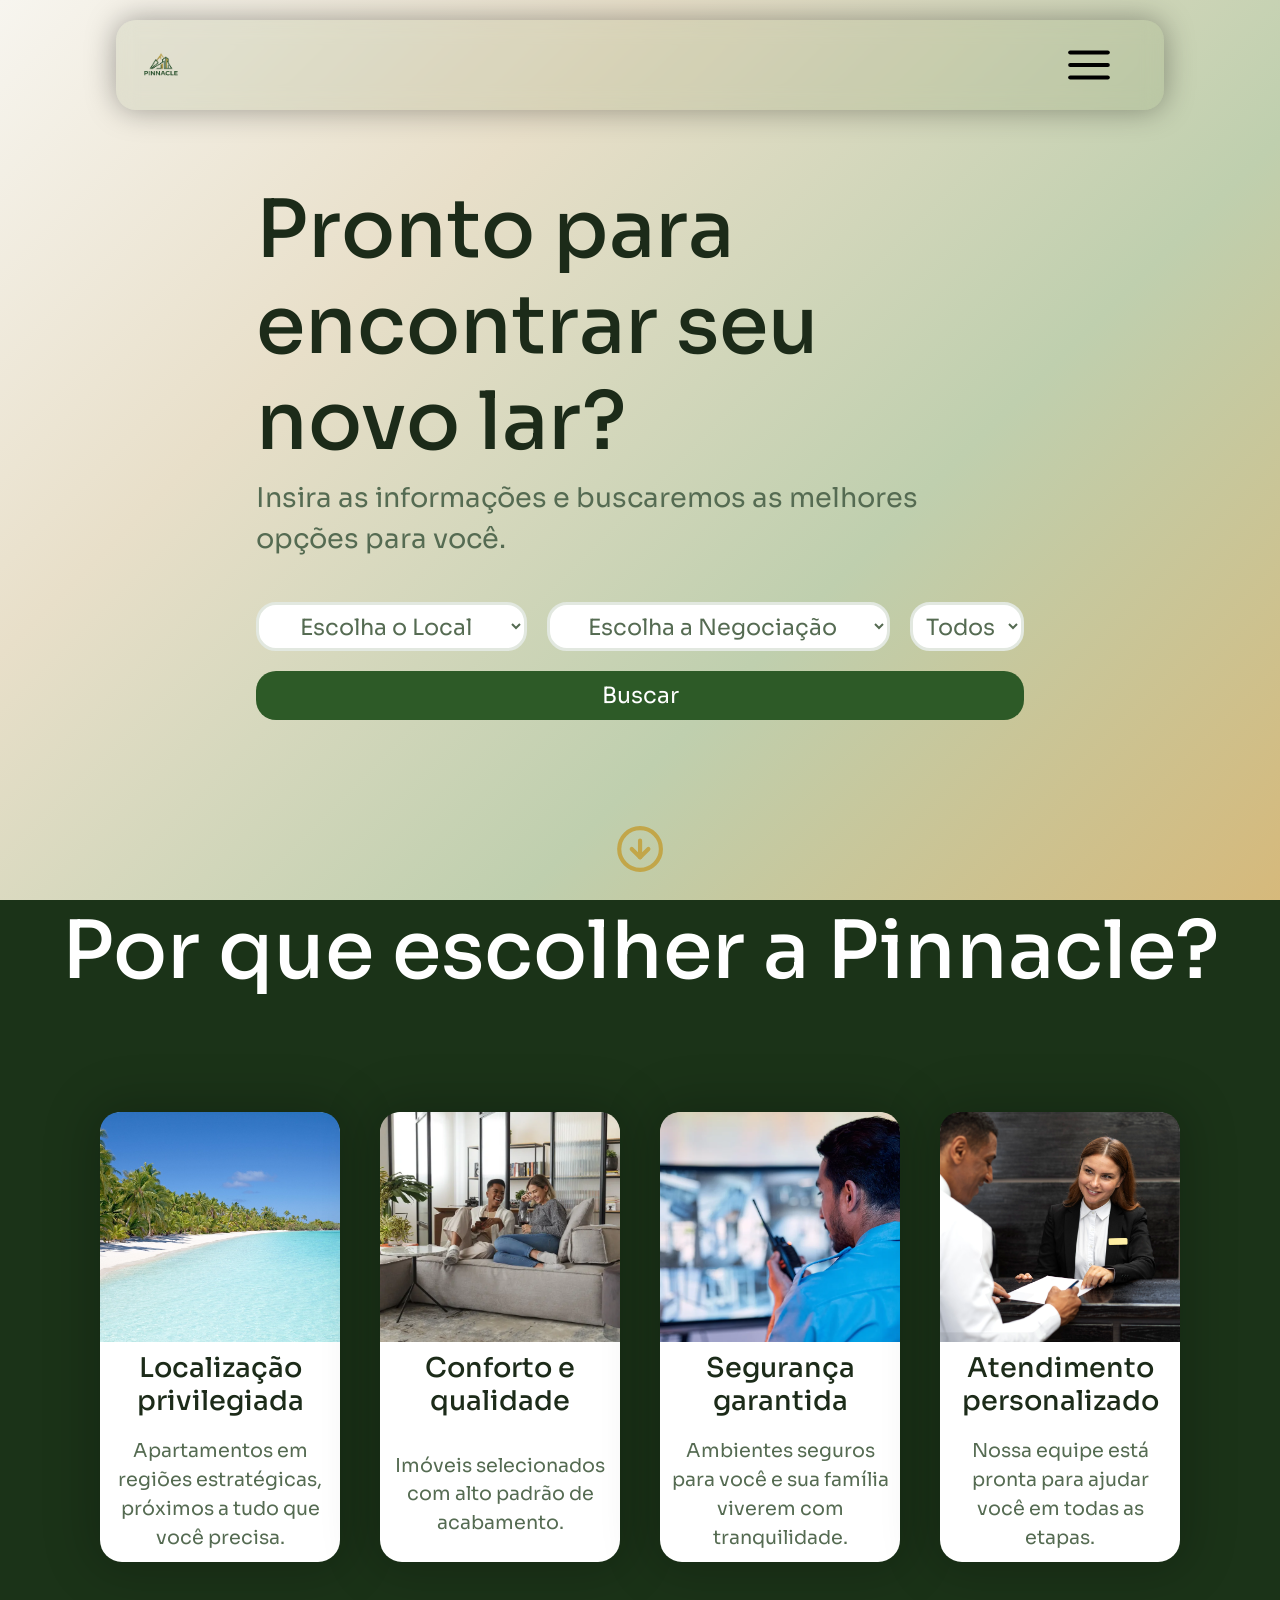
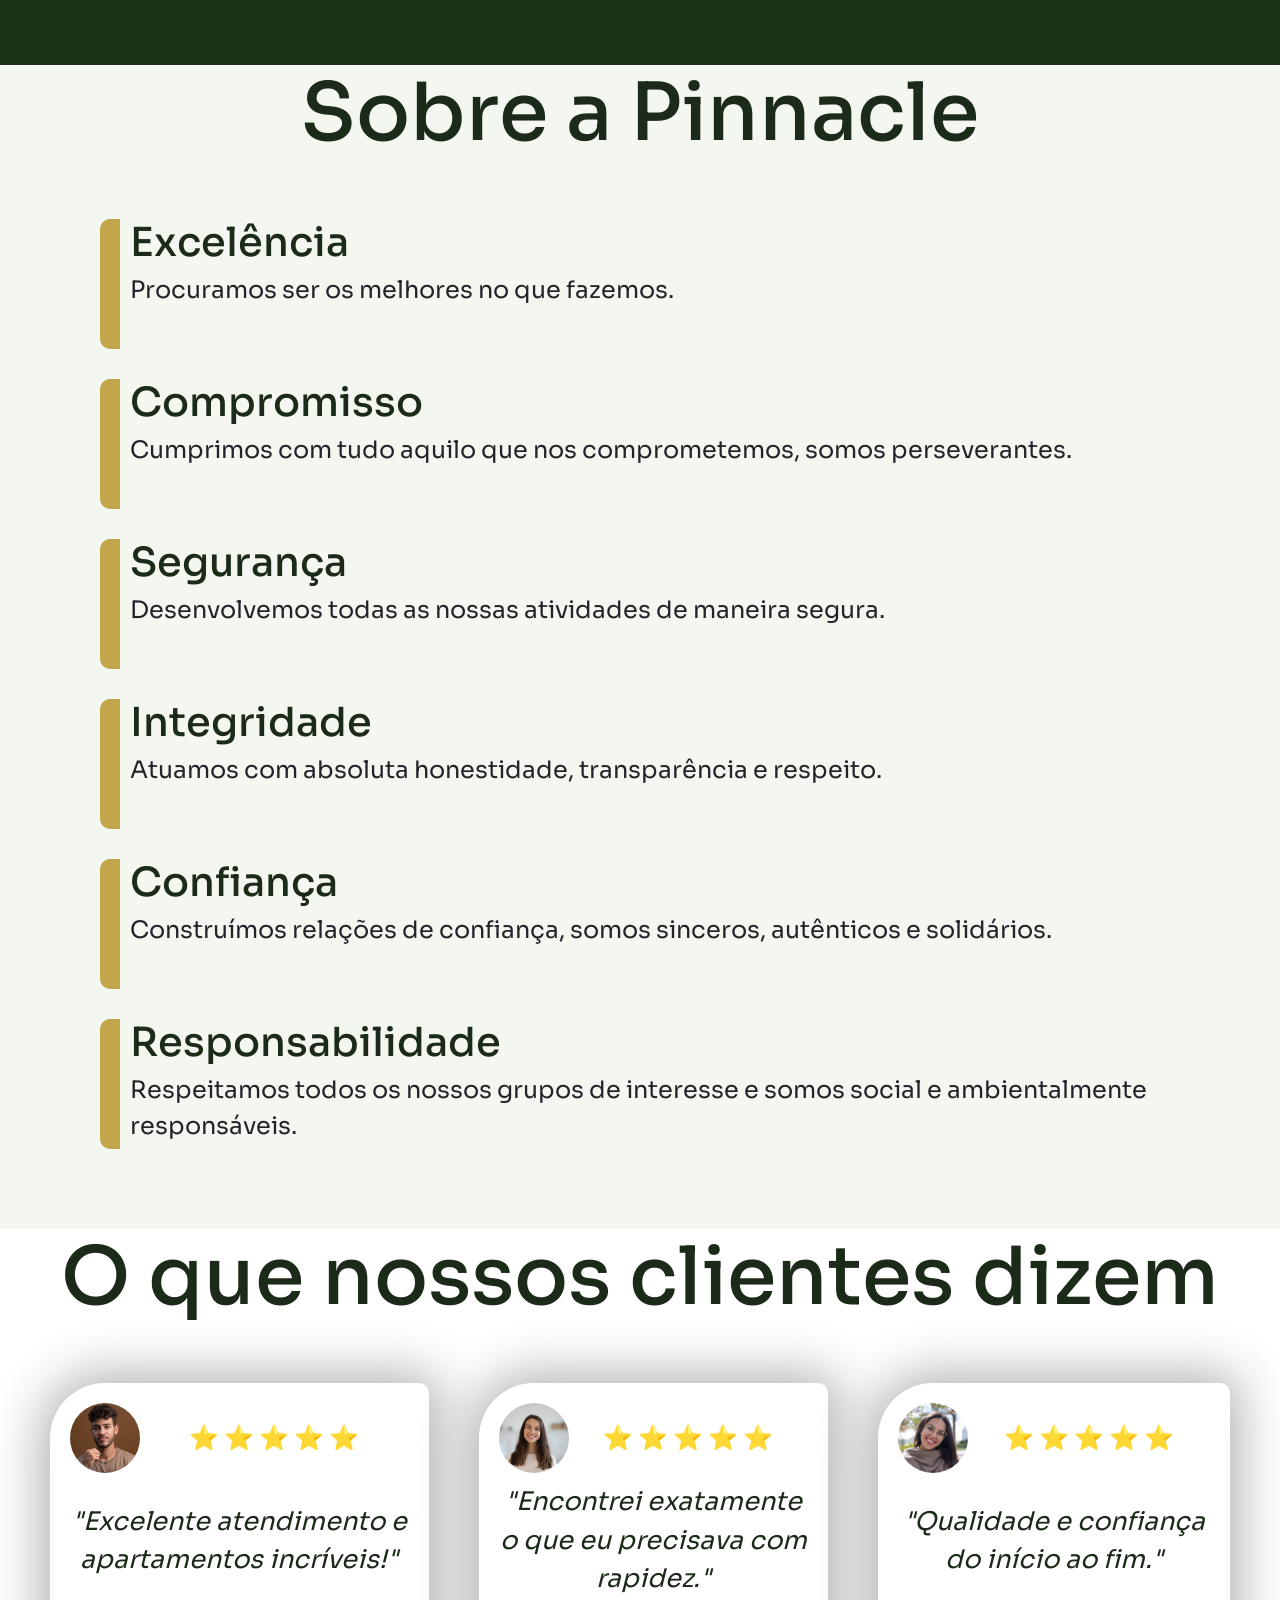
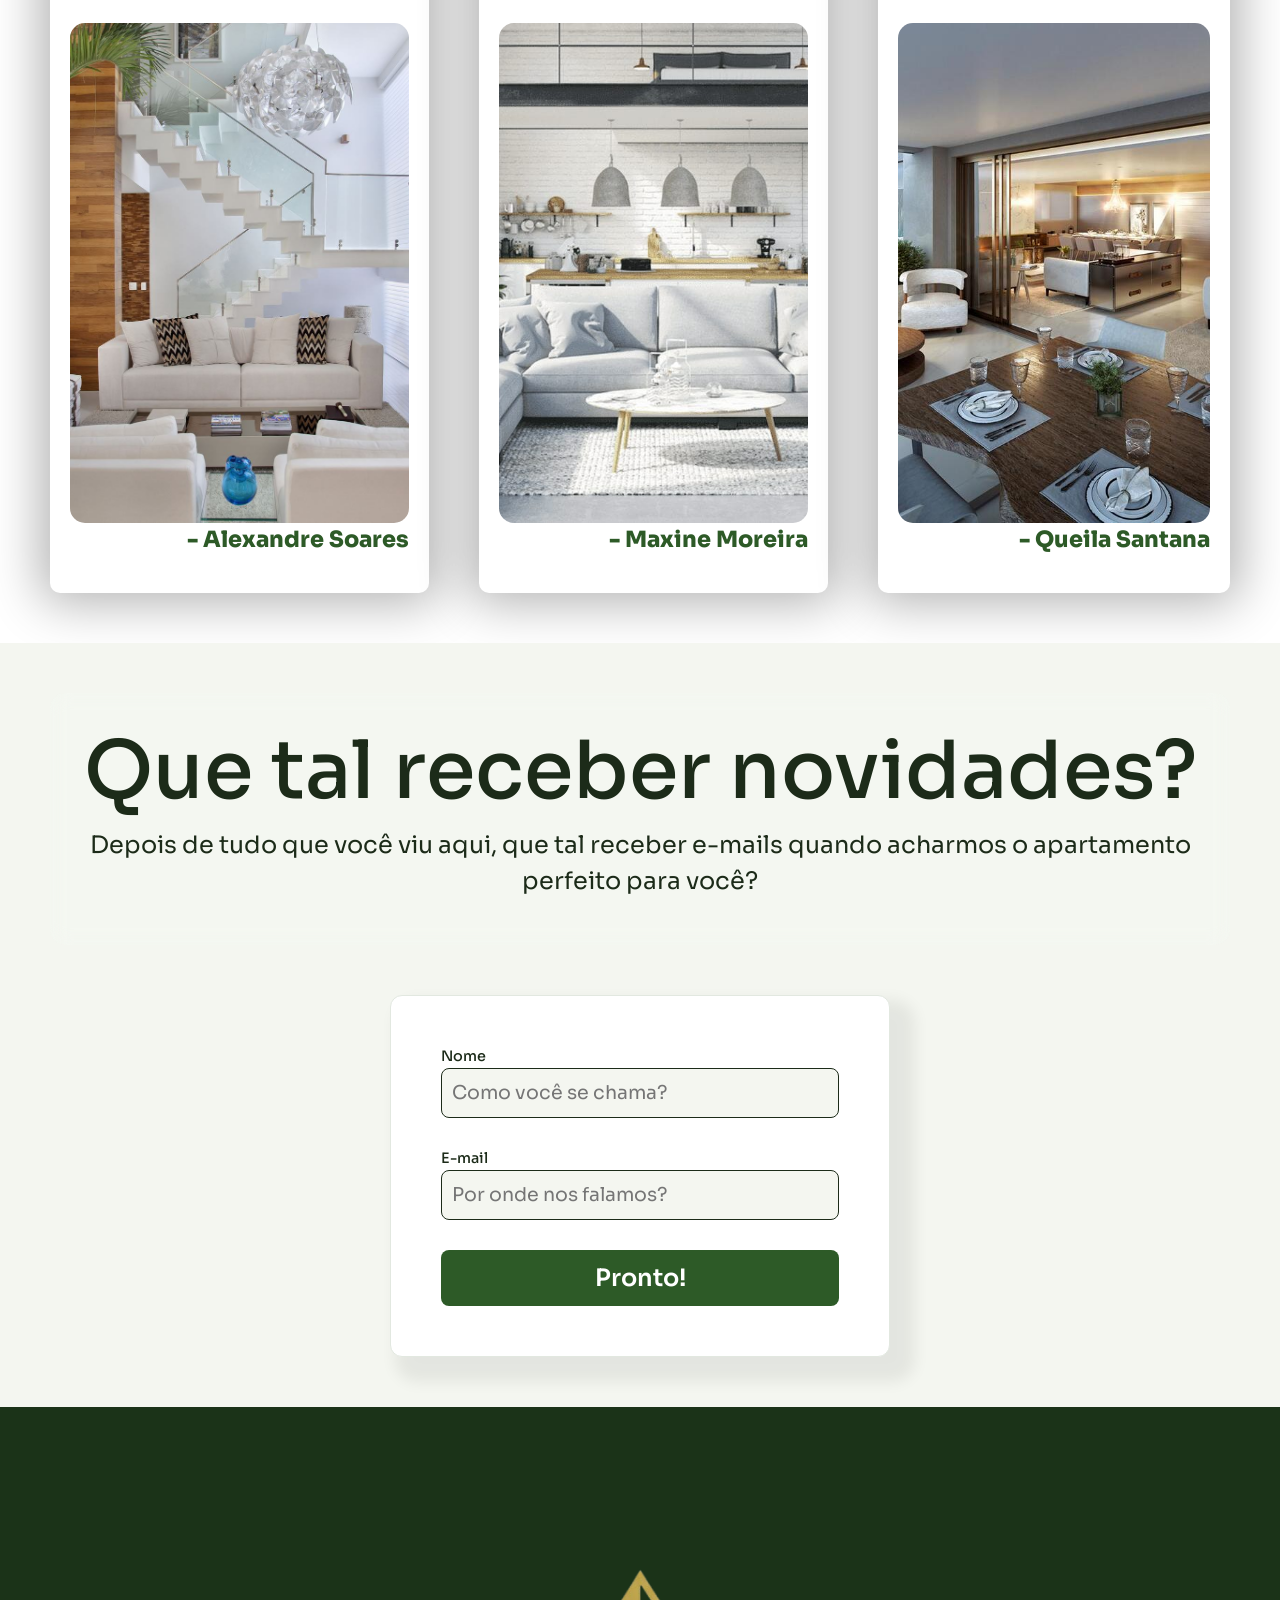
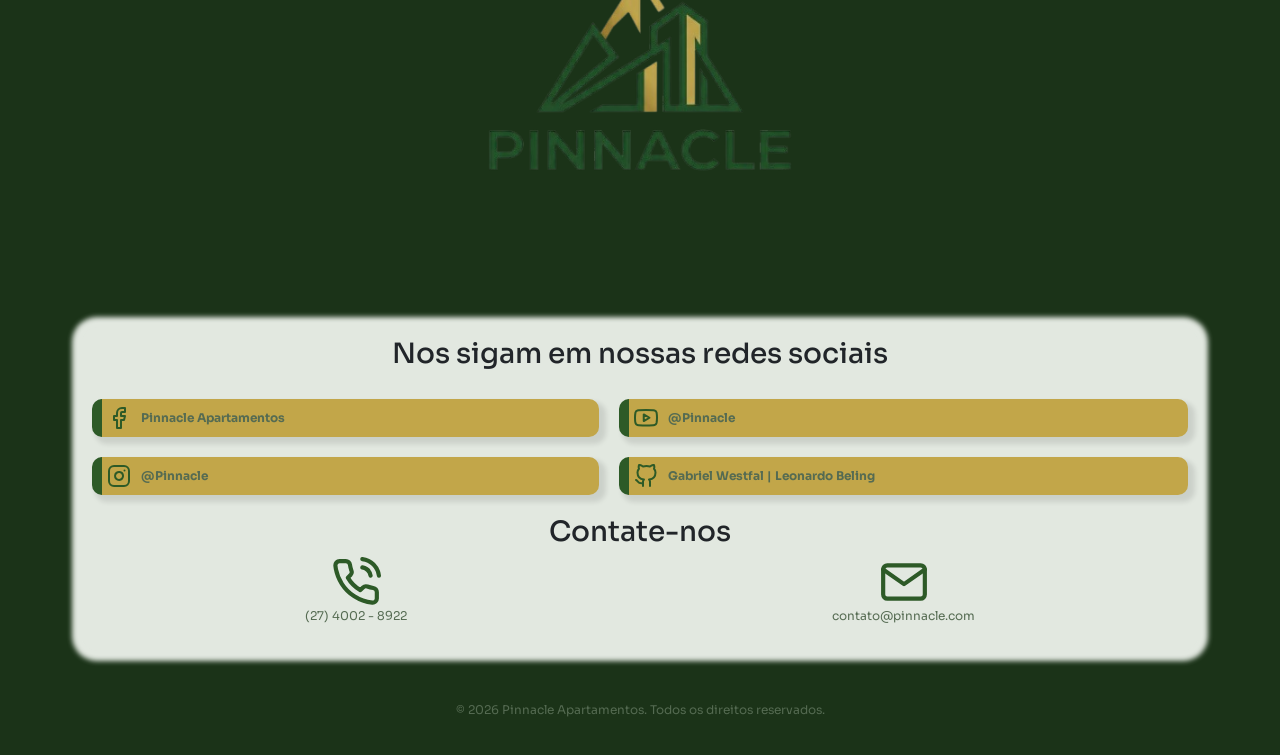
<file: HTML/index.html>
<!DOCTYPE html>
<html lang="pt-BR">

<head>
    <meta charset="UTF-8">
    <meta name="viewport" content="width=device-width, initial-scale=1.0">
    <link rel="stylesheet" href="../css/estiloGlobal.css">
    <link rel="stylesheet" href="../css/index.css">
    <title>Pinnacle Apartamentos</title>
    <link href="https://cdn.jsdelivr.net/npm/bootstrap@5.3.8/dist/css/bootstrap.min.css" rel="stylesheet" integrity="sha384-sRIl4kxILFvY47J16cr9ZwB07vP4J8+LH7qKQnuqkuIAvNWLzeN8tE5YBujZqJLB" crossorigin="anonymous">
</head>

<body>
    <header>
        <img src="../../assets/logo.png" alt="Logotipo Pinnacle Apartamentos">
        <nav>
            <ul>
                <a href="index.html"><button>Início</button></a>
                <a href="rental.html?preco=todos"><button>Imóveis</button></a>
                <a href="about.html"><button>Sobre</button></a>
                <a href="contact.html"><button>Contatos</button></a>
            </ul>
            <ul>
                <a href="register.html"><button>Cadastro</button></a>
                <a href="login.html"><button>Login</button></a>
                <a href="apartment.html"><button>Restrito</button></a>
            </ul>
        </nav>
        <div class="nav-item dropdown menu">
            <img src="../assets/icons/menu.svg" alt="Seções" class="nav-link dropdown-toggle" role="button" data-bs-toggle="dropdown" aria-expanded="false">
          <ul class="dropdown-menu">
            <li><a class="dropdown-item" href="index.html">Início</a></li>
            <li><a class="dropdown-item" href="rental.html?preco=todos">Imóveis</a></li>
            <li><a class="dropdown-item" href="about.html">Sobre</a></li>
            <li><a class="dropdown-item" href="contact.html">Contatos</a></li>
            <li><a class="dropdown-item" href="about.html">Sobre</a></li>
            <li><hr class="dropdown-divider"></li>
            <li><a class="dropdown-item" href="register.html">Cadastro</a></li>
            <li><a class="dropdown-item" href="login.html">Login</a></li>
            <li><hr class="dropdown-divider"></li>
            <li><a class="dropdown-item" href="rental.html?preco=todos">Área restrita</a></li>
          </ul>
        </div>
    </header>
    <main>
        <section id="hero">
            <article>
                <h1>Pronto para encontrar seu novo lar?</h1>
                <p>Insira as informações e buscaremos as melhores opções para você.</p>
            </article>
            <form action="rental.html" method="get">
                <select name="localidade" id="localidade" required>
                    <option value="" disabled selected>Escolha o Local</option>
                    <option value="Santa Teresa">Santa Teresa</option>
                    <option value="Santa Maria de Jetibá">Santa Maria de Jetibá</option>
                </select>
                <select name="negociacao" id="sltNegociacao" required>
                    <option value="" disabled selected>Escolha a Negociação</option>
                    <option value="venda">Comprar</option>
                    <option value="aluguel">Alugar</option>
                </select>
                <select name="preco" id="sltPreco" required>
                    <option value="todos"  selected>Todos</option>
                </select>
                <input type="submit" value="Buscar">
            </form>
            <a href="#beneficios">
                <img src="../../assets/icons/seta-baixo.svg" alt="Ir para próxima seção">
            </a>

        </section>

        <!-- Benefícios -->
        <section id="beneficios">
            <h2>Por que escolher a Pinnacle?</h2>
            <div>
                <article>
                    <img src="../assets/pictures/card1.jpg"
                        alt="Imagem de Localização estratégica">
                    <h3>Localização privilegiada</h3>
                    <p>Apartamentos em regiões estratégicas, próximos a tudo que você precisa.</p>
                </article>
                <article>
                    <img src="../assets/pictures/card2.webp"
                        alt="Imagem de Localização estratégica">
                    <h3>Conforto e qualidade</h3>
                    <p>Imóveis selecionados com alto padrão de acabamento.</p>
                </article>
                <article>
                    <img src="../assets/pictures/card3.webp"
                        alt="Imagem de Localização estratégica">
                    <h3>Segurança garantida</h3>
                    <p>Ambientes seguros para você e sua família viverem com tranquilidade.</p>
                </article>
                <article>
                    <img src="../assets/pictures/card4.jpg"
                        alt="Imagem de Localização estratégica">
                    <h3>Atendimento personalizado</h3>
                    <p>Nossa equipe está pronta para ajudar você em todas as etapas.</p>
                </article>
            </div>
        </section>

        <!-- Sobre -->
        <section id="sobre">
            <h2>Sobre a Pinnacle</h2>
            <div>
                <article>
                    <h3>Excelência</h3>
                    <p>Procuramos ser os melhores no que fazemos.</p>
                </article>
                <article>
                    <h3>Compromisso</h3>
                    <p>Cumprimos com tudo aquilo que nos comprometemos, somos perseverantes.</p>
                </article>
                <article>
                    <h3>Segurança</h3>
                    <p>Desenvolvemos todas as nossas atividades de maneira segura.</p>
                </article>
                <article>
                    <h3>Integridade</h3>
                    <p>Atuamos com absoluta honestidade, transparência e respeito.</p>
                </article>
                <article>
                    <h3>Confiança</h3>
                    <p>Construímos relações de confiança, somos sinceros, autênticos e solidários.</p>
                </article>
                <article>
                    <h3>Responsabilidade</h3>
                    <p>Respeitamos todos os nossos grupos de interesse e somos social e ambientalmente responsáveis.</p>
                </article>
            </div>
        </section>

        <!-- Avaliações -->
        <section id="depoimentos">
            <h2>O que nossos clientes dizem</h2>
            <div>
                <article>
                    <span>&#11088; &#11088; &#11088; &#11088; &#11088;</span>
                    <img class="foto_perfil"
                        src="../assets/pictures/perfil1.avif"
                        alt="Foto Alexandre Soares">
                    <p class="comment">"Excelente atendimento e apartamentos incríveis!"</p>
                    <img src="../assets/pictures/avaliacao1.jpg" class="fotos">
                    <p class="author"><strong>- Alexandre Soares</strong></p>
                </article>
                <article>
                    <span>&#11088; &#11088; &#11088; &#11088; &#11088;</span>
                    <img class="foto_perfil"
                        src="../assets/pictures/perfil2.jpg"
                        alt="Foto Maxine Moreira">
                    <p class="comment">"Encontrei exatamente o que eu precisava com rapidez."</p>
                    <img src="../assets/pictures/avaliacao2.jpg" class="fotos">
                    <p class="author"><strong>- Maxine Moreira</strong></p>
                </article>
                <article>
                    <span>&#11088; &#11088; &#11088; &#11088; &#11088;</span>
                    <img class="foto_perfil"
                        src="../assets/pictures/perfil3.avif"
                        alt="Foto Queila Santana">
                    <p class="comment">"Qualidade e confiança do início ao fim."</p>
                    <img src="../assets/pictures/avaliacao3.jpg" class="fotos">
                    <p class="author"><strong>- Queila Santana</strong></p>
                </article>
            </div>

        </section>

        <!-- Contato -->
        <section id="newsletter">
            <article>
                <h2>Que tal receber novidades?</h2>
                <p>Depois de tudo que você viu aqui, que tal receber e-mails quando acharmos o apartamento perfeito para
                    você?</p>

            </article>
            <form action="#">
                <div>
                    <label for="inNome">Nome</label>
                    <input type="text" name="nome" id="inNome" placeholder="Como você se chama?" required
                    >
                </div>
                <div>
                    <label for="inEmail">E-mail</label>
                    <input type="email" name="email" id="inEmail" placeholder="Por onde nos falamos?" required>
                </div>
                <input type="submit" value="Pronto!">
            </form>
        </section>
    </main>
    <footer>
        <img src="../assets/logo.png" alt="Logo Pinnacle apartamentos">
        <section id="content">
            <article class="redes">
                <h3>Nos sigam em nossas redes sociais</h3>
                <div>
                    <img src="../assets/icons/facebook.svg" alt="Facebook">
                    <p>Pinnacle Apartamentos</p>
                </div>
                <div>
                    <img src="../assets/icons/youtube.svg" alt="Youtube">
                    <p>@Pinnacle</p>
                </div>
                <div>
                    <img src="../assets/icons/instagram.svg" alt="Instagram">
                    <p>@Pinnacle</p>
                </div>
                <div>
                    <img src="../assets/icons/github.svg" alt="GitHub">
                    <p><a href="https://github.com/gabrielwestfal">Gabriel Westfal</a> | <a href="https://github.com/Lleozinnn">Leonardo Beling</a></p>
                </div>
            </article>
            <article class="contato">
                <h3>Contate-nos</h3>
                <div>
                    <img src="../assets/icons/phone-call.svg" alt="Telefone">
                    <p>(27) 4002 - 8922</p>
                </div>
                <div>
                    <img src="../assets/icons/mail.svg" alt="E-mail">
                    <p>contato@pinnacle.com</p>
                </div>
            </article>
        </section>
        <p>© 2026 Pinnacle Apartamentos. Todos os direitos reservados.</p>
    </footer>
    <script src="../js/index.js"></script>
    <script src="https://cdn.jsdelivr.net/npm/bootstrap@5.3.8/dist/js/bootstrap.bundle.min.js"
        integrity="sha384-FKyoEForCGlyvwx9Hj09JcYn3nv7wiPVlz7YYwJrWVcXK/BmnVDxM+D2scQbITxI"
        crossorigin="anonymous"></script>
</body>

</html>
</file>
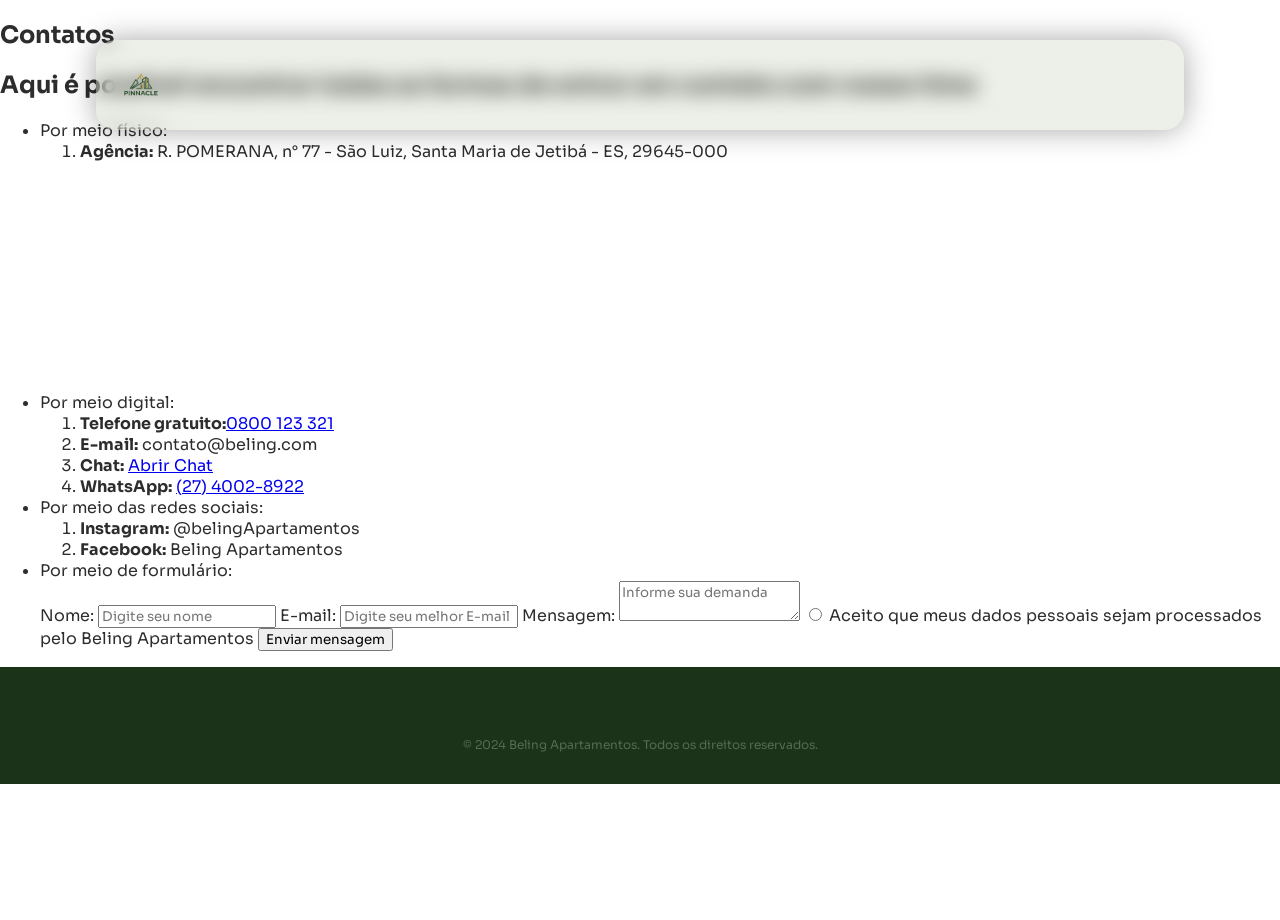
<file: contact.html>
<!DOCTYPE html>
<html lang="pt-BR">

<head>
    <meta charset="UTF-8">
    <meta name="viewport" content="width=device-width, initial-scale=1.0">
    <link rel="stylesheet" href="css/estiloGlobal.css">
    <title>Time Beling</title>
</head>

<body>
    <header>
        <img src="assets/logo.png" alt="Logotipo Beling Apartamentos">
        <nav>
            <ul>
                <a href="index.html">Início</a>
                <a href="realState.html">Nossos Imóveis</a>
                <a href="contact.html">Contate-nos</a>
                <a href="register.html">Crie uma conta</a>
                <a href="login.html">Faça login</a>
            </ul>

        </nav>
    </header>
    <main>
        <section>
            <h1>Contatos</h1>
            <h2>Aqui é possível encontrar todas as formas de entrar em contato com nosso time</h2>
            <ul>
                <li>
                    Por meio físico:
                    <ol>
                        <li><strong>Agência:</strong> R. POMERANA, n° 77 - São Luiz, Santa Maria de Jetibá - ES,
                            29645-000</li>
                        <iframe
                            src="https://www.google.com/maps/embed?pb=!1m18!1m12!1m3!1d3749.159646560905!2d-40.741813423854495!3d-20.001813240550597!2m3!1f0!2f0!3f0!3m2!1i1024!2i768!4f13.1!3m3!1m2!1s0xb77dd92209eb3f%3A0xe5a01b0e74259f1e!2sEdif%C3%ADcio%20Beling!5e0!3m2!1spt-BR!2sbr!4v1775137023749!5m2!1spt-BR!2sbr"
                            width="600" height="225" style="border:0;" allowfullscreen="" loading="lazy"
                            referrerpolicy="no-referrer-when-downgrade"></iframe>
                    </ol>
                </li>
                <li>
                    Por meio digital:
                    <ol>
                        <li><strong>Telefone gratuito:</strong><a href="tel:+55270800123321">0800 123 321</a></li>
                        <li><strong>E-mail:</strong> contato@beling.com</li>
                        <li><strong>Chat:</strong> <a href="#">Abrir Chat</a></li>
                        <li><strong>WhatsApp:</strong> <a href="https://wa.me/552740028922">(27) 4002-8922</a></li>
                    </ol>
                </li>
                <li>
                    Por meio das redes sociais:
                    <ol>
                        <li><strong>Instagram:</strong> @belingApartamentos</li>
                        <li><strong>Facebook:</strong> Beling Apartamentos</li>
                    </ol>
                </li>
                <li>
                    Por meio de formulário:
                    <form action="#">
                        <label for="nome">Nome:</label>
                        <input id="nome" type="text" placeholder="Digite seu nome" required name="nome"
                            oninvalid="this.setCustomValidity('Por favor, Informe seu nome completo.')"
                            oninput="this.setCustomValidity('')" minlength="5">

                        <label for="email">E-mail:</label>
                        <input id="email" type="e-mail" placeholder="Digite seu melhor E-mail" required
                            oninvalid="this.setCustomValidity('Digite o E-mail com o formato correto.')"
                            oninput="this.setCustomValidity('')" name="email">

                        <label for="mensagem">Mensagem:</label>
                        <textarea name="mensagem" id="mensagem" placeholder="Informe sua demanda" minlength="10"
                            maxlength="500" required
                            oninvalid="this.setCustomValidity('A mensagem deve conter entre 10 e 500 caracteres')"
                            oninput="this.setCustomValidity('')"></textarea>

                        <input type="radio" name="termo" id="termo" required
                            oninvalid="this.setCustomValidity('Aceite este termo para que sua mensagem seja enviada.')"
                            oninput="this.setCustomValidity('')">
                        <label for="termo">Aceito que meus dados pessoais sejam processados pelo Beling
                            Apartamentos</label>
                        <input type="submit" value="Enviar mensagem">
                    </form>
                </li>
            </ul>
        </section>
    </main>
    <footer>
        <p>© 2024 Beling Apartamentos. Todos os direitos reservados.</p>
    </footer>
</body>

</html>
</file>
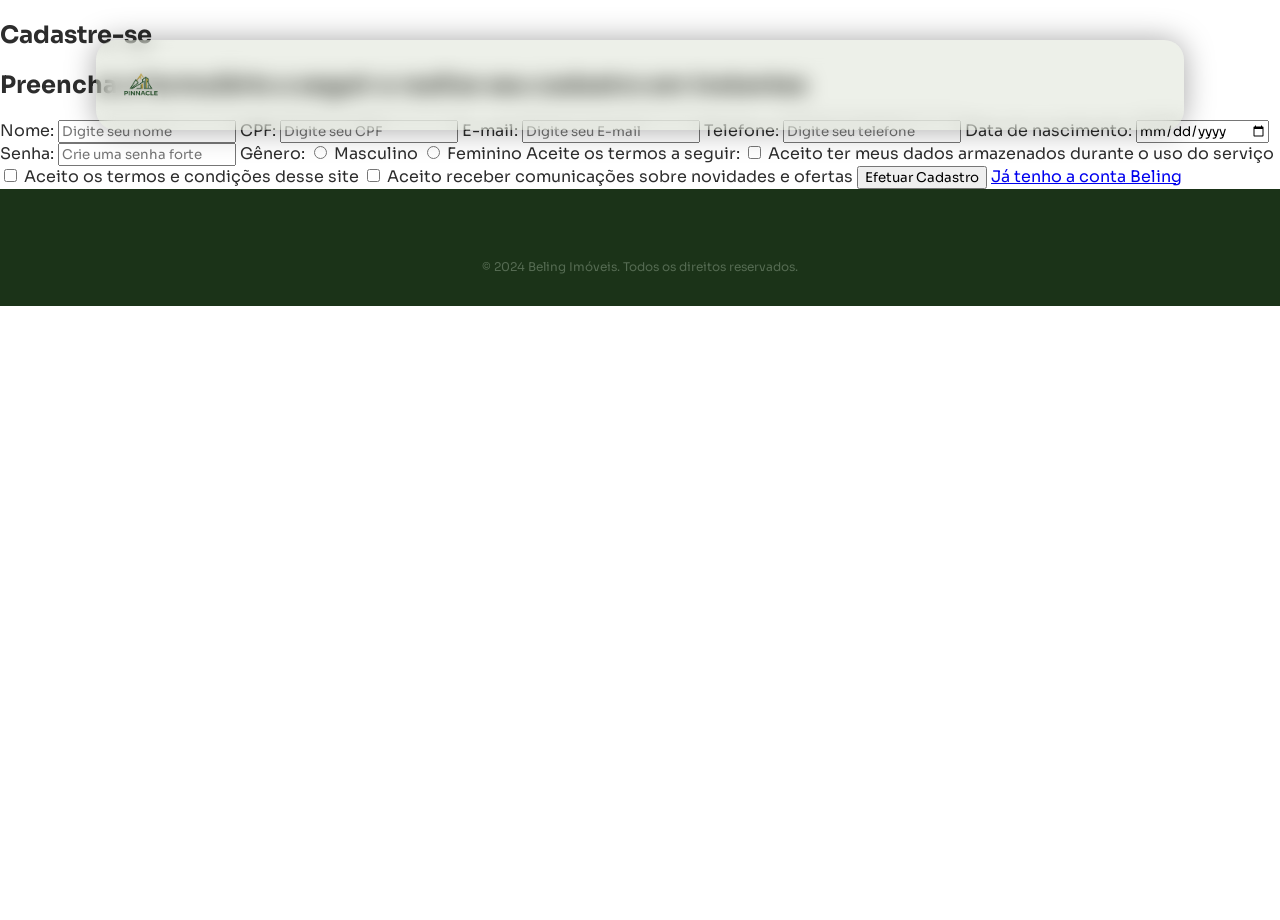
<file: register.html>
<!DOCTYPE html>
<html lang="pt-BR">

<head>
    <meta charset="UTF-8">
    <meta name="viewport" content="width=device-width, initial-scale=1.0">
    <link rel="stylesheet" href="css/estiloGlobal.css">
    <title>Criar cadastro</title>
</head>

<body>
    <header>
                <img src="assets/logo.png" alt="Logotipo Beling Apartamentos">
        <nav>
            <ul>
                <a href="index.html">Início</a>
                <a href="realState.html">Nossos Imóveis</a>
                <a href="contact.html">Contate-nos</a>
                <a href="register.html">Crie uma conta</a>
                <a href="login.html">Faça login</a>
            </ul>
        </nav>
    </header>
    <main>
        <section>
            <h1>Cadastre-se</h1>
            <h2>Preencha o formulário a seguir e realize seu cadastro em instantes</h2>
            <form action="login.html">
                <label for="nome">Nome:</label>
                <input id="nome" type="text" placeholder="Digite seu nome" required name="nome"
                    oninvalid="this.setCustomValidity('Por favor, Informe seu nome completo.')"
                    oninput="this.setCustomValidity('')" minlength="5">
                
                <label for="cpf">CPF:</label>
                <input id="cpf" type="text" placeholder="Digite seu CPF" pattern="[0-9]{3}.[0-9]{3}.[0-9]{3}-[0-9]{2}"
                    required maxlength="14" oninvalid="this.setCustomValidity('Digite o cpf com o formato correto.')"
                    oninput="this.setCustomValidity('')" name="cpf">
                
                <label for="email">E-mail:</label>
                <input id="email" type="email" placeholder="Digite seu E-mail" required
                    oninvalid="this.setCustomValidity('Por favor, Informe um e-mail válido.')"
                    oninput="this.setCustomValidity('')" name="email">
                
                <label for="telefone">Telefone:</label>
                <input id="telefone" type="tel" placeholder="Digite seu telefone" required name="telefone"
                    oninvalid="this.setCustomValidity('Digite um telefone válido sem pontuações.')"
                    oninput="this.setCustomValidity('')" minlength="9" maxlength="11">
                
                <label for="nascimento">Data de nascimento:</label>
                <input id="nascimento" type="date" required name="nascimento"
                    oninvalid="this.setCustomValidity('Por favor, Informe sua data de nascimento')"
                    oninput="this.setCustomValidity('')">
                
                <label for="senha">Senha:</label>
                <input id="senha" type="password" placeholder="Crie uma senha forte" required minlength="6"
                    oninvalid="this.setCustomValidity('Digite uma senha com no mínimo 6 caracteres')"
                    oninput="this.setCustomValidity('')" name="senha">
                
                <label for="genero">Gênero:</label>
                <input type="radio" name="genero" id="masculino" value="Masculino" required name="genero">
                <label for="masculino">Masculino</label>
                <input type="radio" name="genero" id="feminino" value="Feminino" required name="genero">
                <label for="feminino">Feminino</label>
                
                <label for="termos">Aceite os termos a seguir:</label>
                
                <input type="checkbox" name="termos" id="termo1" value="termo1" required
                    oninvalid="this.setCustomValidity('Aceite este termo para prosseguir.')"
                    oninput="this.setCustomValidity('')">
                <label for="termo1">Aceito ter meus dados armazenados durante o uso do serviço</label>
                
                <input type="checkbox" name="termos" id="termo2" value="termo2" required
                    oninvalid="this.setCustomValidity('Aceite este termo para prosseguir.')"
                    oninput="this.setCustomValidity('')">
                <label for="termo2">Aceito os termos e condições desse site</label>
                
                <input type="checkbox" name="termos" id="termo3" value="termo3">
                <label for="termo3">Aceito receber comunicações sobre novidades e ofertas</label>
                
                <input type="submit" value="Efetuar Cadastro">
                <a href="login.html">Já tenho a conta Beling</a>
            </form>
        </section>
    </main>
    <footer>
        <p>© 2024 Beling Imóveis. Todos os direitos reservados.</p>
    </footer>
</body>

</html>
</file>
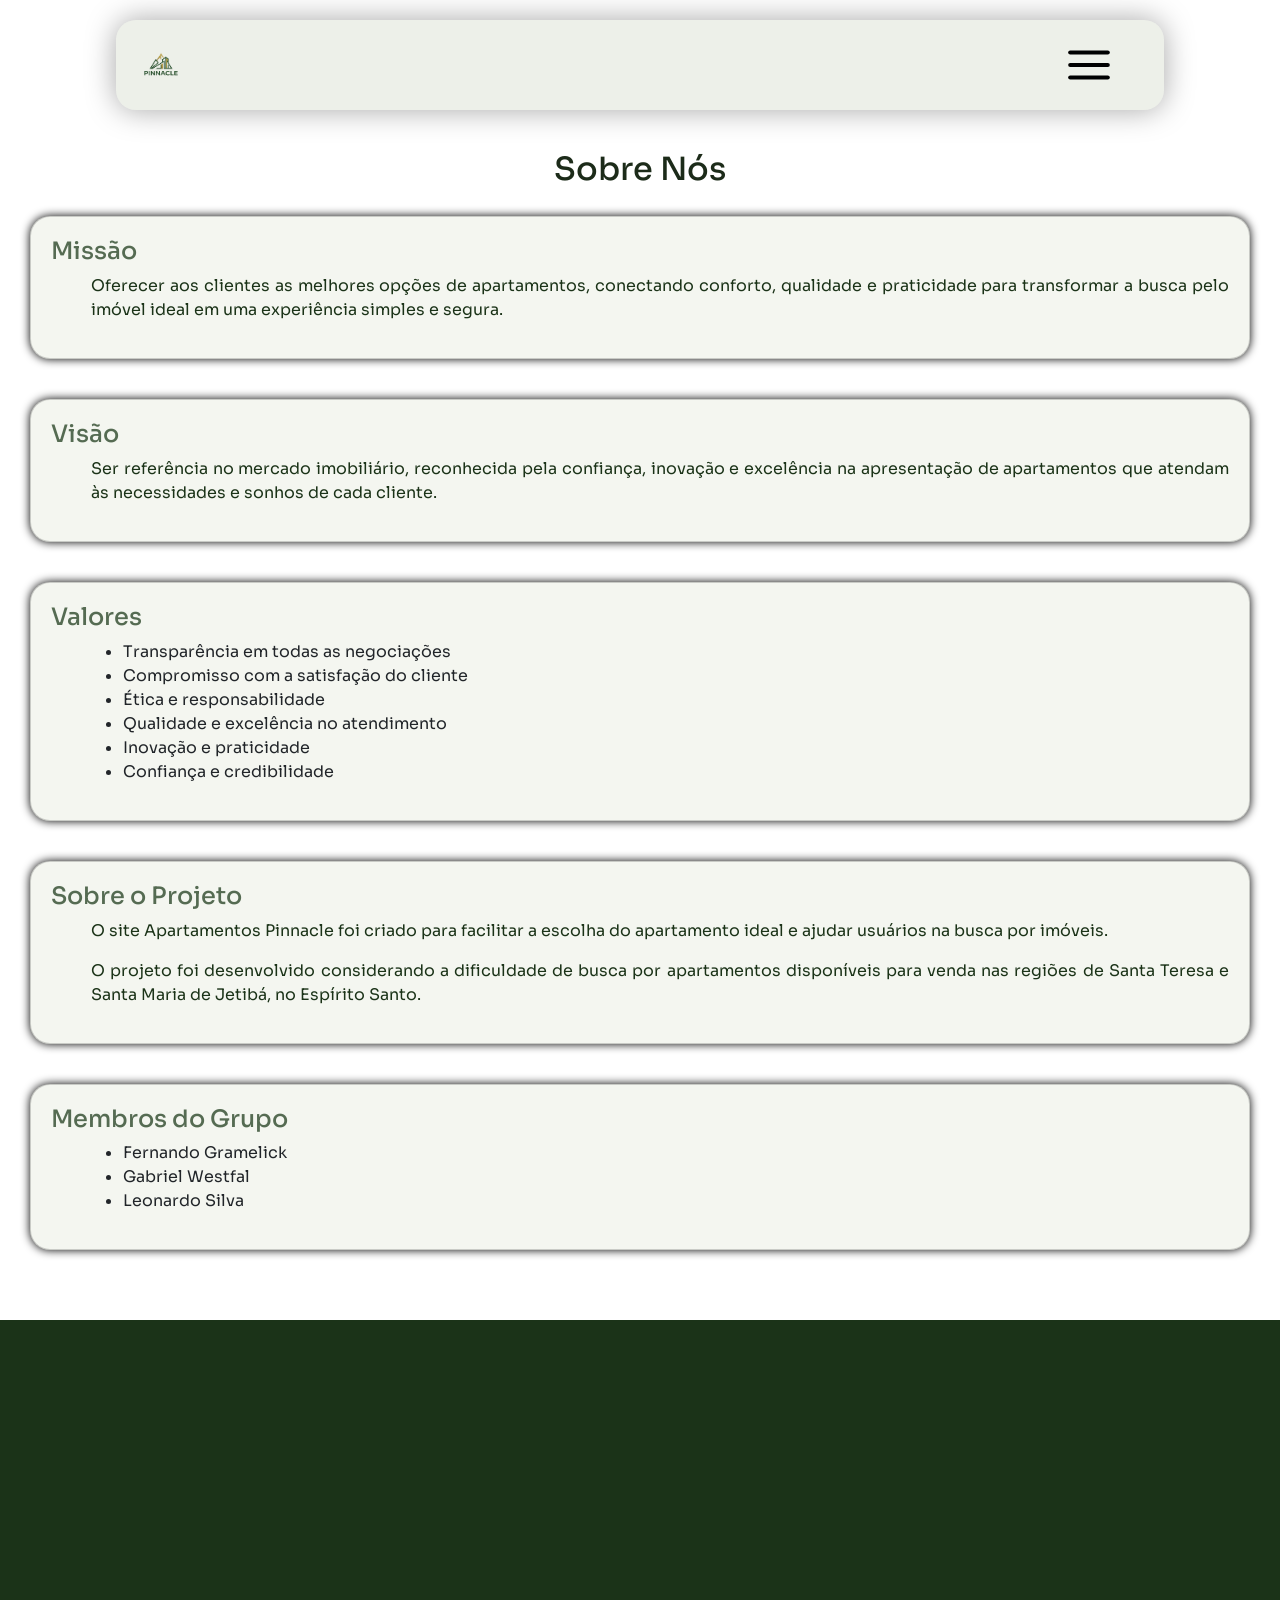
<file: HTML/about.html>
<!DOCTYPE html>
<html lang="PT-BR">

<head>
    <meta charset="UTF-8">
    <meta name="viewport" content="width=device-width, initial-scale=1.0">
    <link href="https://cdn.jsdelivr.net/npm/bootstrap@5.3.8/dist/css/bootstrap.min.css" rel="stylesheet"
    integrity="sha384-sRIl4kxILFvY47J16cr9ZwB07vP4J8+LH7qKQnuqkuIAvNWLzeN8tE5YBujZqJLB" crossorigin="anonymous">
    <link rel="stylesheet" href="../css/about.css">
    <link rel="stylesheet" href="../css/estiloGlobal.css">

    <title>Sobre</title>
</head>

<body>
    <header>
        <img src="../../assets/logo.png" alt="Logotipo Beling Apartamentos">
        <nav>
            <ul>
                <a href="index.html"><button>Início</button></a>
                <a href="rental.html?preco=todos"><button>Imóveis</button></a>
                <a href="about.html"><button>Sobre</button></a>
                <a href="contact.html"><button>Contatos</button></a>
            </ul>
            <ul>
                <a href="register.html"><button>Cadastro</button></a>
                <a href="login.html"><button>Login</button></a>
                <a href="apartment.html"><button>Restrito</button></a>
            </ul>
        </nav>
        <div class="nav-item dropdown menu">
            <img src="../assets/icons/menu.svg" alt="Seções" class="nav-link dropdown-toggle" role="button"
                data-bs-toggle="dropdown" aria-expanded="false">
            <ul class="dropdown-menu">
                <li><a class="dropdown-item" href="index.html">Início</a></li>
                <li><a class="dropdown-item" href="rental.html?preco=todos">Imóveis</a></li>
                <li><a class="dropdown-item" href="contact.html">Contatos</a></li>
                <li><a class="dropdown-item" href="about.html">Sobre</a></li>
                <li>
                    <hr class="dropdown-divider">
                </li>
                <li><a class="dropdown-item" href="register.html">Cadastro</a></li>
                <li><a class="dropdown-item" href="login.html">Login</a></li>
            <li><hr class="dropdown-divider"></li>
            <li><a class="dropdown-item" href="rental.html?preco=todos">Área restrita</a></li>
            </ul>
        </div>
    </header>

    <main>

        <section class="sobre">
            <h1>Sobre Nós</h1>

            <article class="card">
                <h2 id="missao">Missão</h2>
                <p>
                    Oferecer aos clientes as melhores opções de apartamentos,
                    conectando conforto, qualidade e praticidade para transformar
                    a busca pelo imóvel ideal em uma experiência simples e segura.
                </p>
            </article>

            <article class="card">
                <h2 id="visao">Visão</h2>
                <p>
                    Ser referência no mercado imobiliário, reconhecida pela confiança,
                    inovação e excelência na apresentação de apartamentos que atendam
                    às necessidades e sonhos de cada cliente.
                </p>
            </article>

            <article class="card">
                <h2 id="valores">Valores</h2>
                <ul>
                    <li>Transparência em todas as negociações</li>
                    <li>Compromisso com a satisfação do cliente</li>
                    <li>Ética e responsabilidade</li>
                    <li>Qualidade e excelência no atendimento</li>
                    <li>Inovação e praticidade</li>
                    <li>Confiança e credibilidade</li>
                </ul>
            </article>

            <article class="card">
                <h2 id="projeto">Sobre o Projeto</h2>
                <p>
                    O site Apartamentos Pinnacle foi criado para facilitar a escolha
                    do apartamento ideal e ajudar usuários na busca por imóveis.
                </p>
                <p>
                    O projeto foi desenvolvido considerando a dificuldade de busca
                    por apartamentos disponíveis para venda nas regiões de
                    Santa Teresa e Santa Maria de Jetibá, no Espírito Santo.
                </p>
            </article>

            <article class="card">
                <h2 id="equipe">Membros do Grupo</h2>
                <ul>
                    <li>Fernando Gramelick</li>
                    <li>Gabriel Westfal</li>
                    <li>Leonardo Silva</li>
                </ul>
            </article>

        </section>

    </main>

    <footer>
        <img src="../assets/logo.png" alt="Logo Pinnacle apartamentos">
        <section id="content">
            <article class="redes">
                <h3>Nos sigam em nossas redes sociais</h3>
                <div>
                    <img src="../assets/icons/facebook.svg" alt="Facebook">
                    <p>Pinnacle Apartamentos</p>
                </div>
                <div>
                    <img src="../assets/icons/youtube.svg" alt="Youtube">
                    <p>@Pinnacle</p>
                </div>
                <div>
                    <img src="../assets/icons/instagram.svg" alt="Instagram">
                    <p>@Pinnacle</p>
                </div>
                <div>
                    <img src="../assets/icons/github.svg" alt="GitHub">
                    <p><a href="https://github.com/gabrielwestfal">Gabriel Westfal</a> | <a href="https://github.com/Lleozinnn">Leonardo Beling</a></p>
                </div>
            </article>
            <article class="contato">
                <h3>Contate-nos</h3>
                <div>
                    <img src="../assets/icons/phone-call.svg" alt="Telefone">
                    <p>(27) 4002 - 8922</p>
                </div>
                <div>
                    <img src="../assets/icons/mail.svg" alt="E-mail">
                    <p>contato@pinnacle.com</p>
                </div>
            </article>
        </section>
        <p>© 2026 Pinnacle Apartamentos. Todos os direitos reservados.</p>
    </footer>
    <script src="https://cdn.jsdelivr.net/npm/bootstrap@5.3.8/dist/js/bootstrap.bundle.min.js"
        integrity="sha384-FKyoEForCGlyvwx9Hj09JcYn3nv7wiPVlz7YYwJrWVcXK/BmnVDxM+D2scQbITxI"
        crossorigin="anonymous"></script>
</body>

</html>
</file>
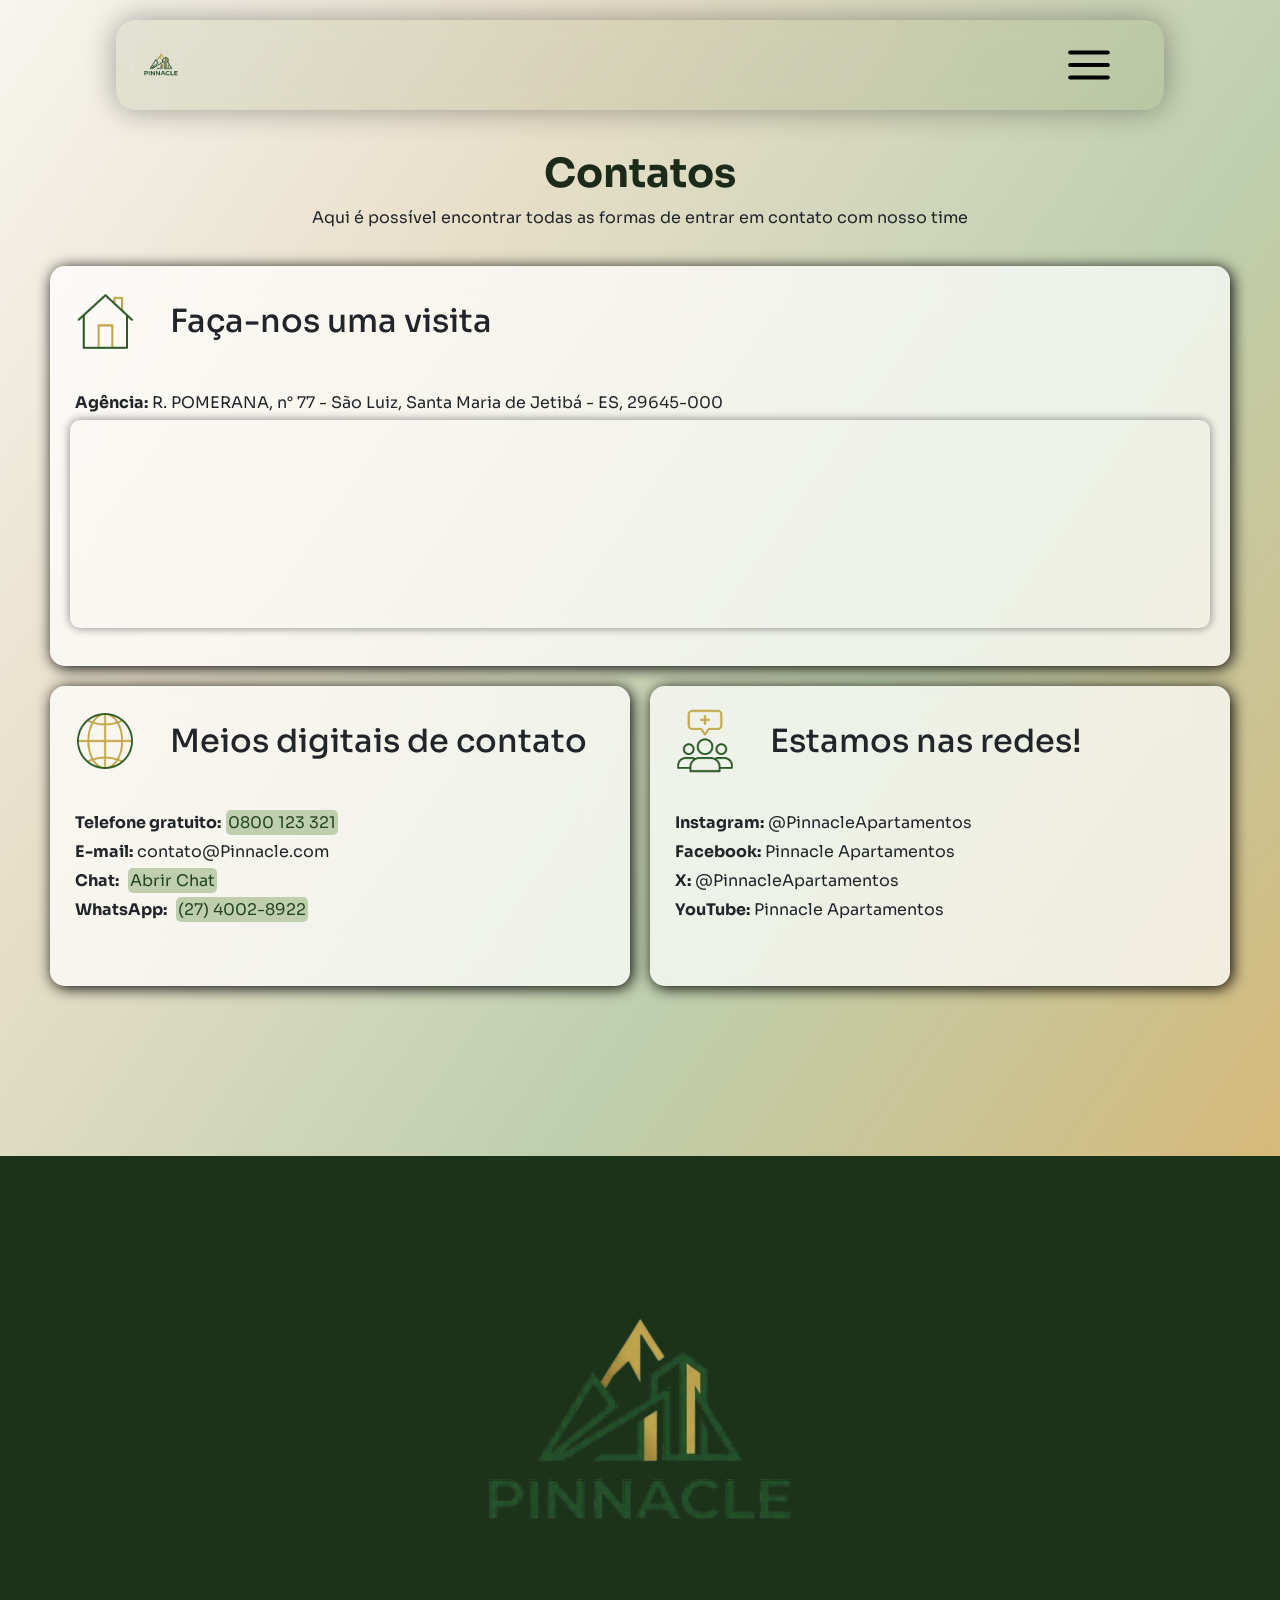
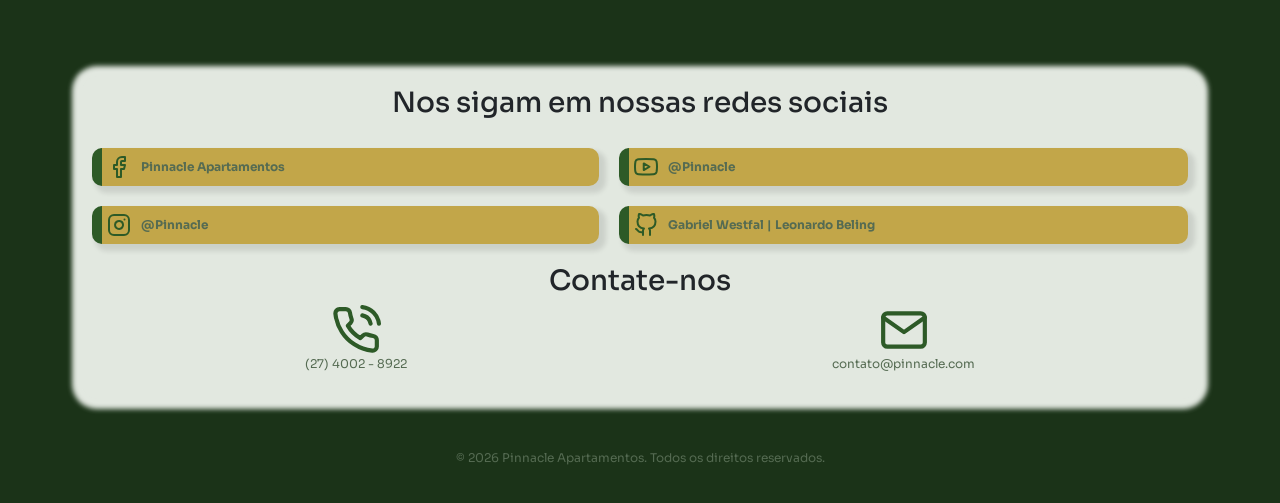
<file: HTML/contact.html>
<!DOCTYPE html>
<html lang="pt-BR">

<head>
    <meta charset="UTF-8">
    <meta name="viewport" content="width=device-width, initial-scale=1.0">
    <link rel="stylesheet" href="../css/estiloGlobal.css">
    <link rel="stylesheet" href="../css/contact.css">
    <title>Time Pinnacle</title>
    <link href="https://cdn.jsdelivr.net/npm/bootstrap@5.3.8/dist/css/bootstrap.min.css" rel="stylesheet"
        integrity="sha384-sRIl4kxILFvY47J16cr9ZwB07vP4J8+LH7qKQnuqkuIAvNWLzeN8tE5YBujZqJLB" crossorigin="anonymous">
</head>

<body>
    <header>
        <img src="../../assets/logo.png" alt="Logotipo Pinnacle Apartamentos">
        <nav>
            <ul>
                <a href="index.html"><button>Início</button></a>
                <a href="rental.html?preco=todos"><button>Imóveis</button></a>
                <a href="about.html"><button>Sobre</button></a>
                <a href="contact.html"><button>Contatos</button></a>
            </ul>
            <ul>
                <a href="register.html"><button>Cadastro</button></a>
                <a href="login.html"><button>Login</button></a>
                <a href="apartment.html"><button>Restrito</button></a>
            </ul>
        </nav>
        <div class="nav-item dropdown menu">
            <img src="../assets/icons/menu.svg" alt="Seções" class="nav-link dropdown-toggle" role="button"
                data-bs-toggle="dropdown" aria-expanded="false">
            <ul class="dropdown-menu">
                <li><a class="dropdown-item" href="index.html">Início</a></li>
                <li><a class="dropdown-item" href="rental.html?preco=todos">Imóveis</a></li>
                <li><a class="dropdown-item" href="contact.html">Contatos</a></li>
                <li><a class="dropdown-item" href="about.html">Sobre</a></li>
                <li>
                    <hr class="dropdown-divider">
                </li>
                <li><a class="dropdown-item" href="register.html">Cadastro</a></li>
                <li><a class="dropdown-item" href="login.html">Login</a></li>
            <li><hr class="dropdown-divider"></li>
            <li><a class="dropdown-item" href="rental.html?preco=todos">Área restrita</a></li>
            </ul>
        </div>
    </header>
    <main>
        <article>
            <h1>Contatos</h1>
            <p>Aqui é possível encontrar todas as formas de entrar em contato com nosso time</p>
        </article>
        <section>
            <article class="fisico">
                <img src="../assets/gif/house.gif" alt="gif Casa Animada">
                <h2>Faça-nos uma visita</h2>
                <div>
                    <p><strong>Agência:</strong> R. POMERANA, n° 77 - São Luiz, Santa Maria de Jetibá - ES, 29645-000</p>
                    <iframe src="https://www.google.com/maps/embed?pb=!1m18!1m12!1m3!1d3749.1595264956704!2d-40.74181878745847!3d-20.00181828132533!2m3!1f0!2f0!3f0!3m2!1i1024!2i768!4f13.1!3m3!1m2!1s0xb77dd92209eb3f%3A0xe5a01b0e74259f1e!2sEdif%C3%ADcio%20Pinnacle!5e0!3m2!1spt-BR!2sbr!4v1782497687398!5m2!1spt-BR!2sbr" allowfullscreen="" loading="lazy" referrerpolicy="strict-origin-when-cross-origin"></iframe>
                </div>
            </article>
            <article class="digital">
                <img src="../assets/gif/globo.gif" alt="gif Globo Animado">
                <h2>Meios digitais de contato</h2>
                <div>
                    
                    <p><strong>Telefone gratuito:</strong><a href="tel:+55270800123321" title="Clique para ligar">0800 123 321</a></p>
                    <p><strong>E-mail:</strong> contato@Pinnacle.com</p>
                    <p><strong>Chat:</strong> <a href="#" title="Clique para conversar">Abrir Chat</a></p>
                    <p><strong>WhatsApp:</strong> <a href="https://wa.me/552740028922" title="Clique para ir ao Whatsapp">(27) 4002-8922</a></p>
                </div>
                
            </article>
            <article class="redes-sociais">
                <img src="../assets/gif/person.gif" alt="gif Pessoas Animada">
                <h2>Estamos nas redes!</h2>
                <div>
                    <p><strong>Instagram:</strong> @PinnacleApartamentos</p>
                    <p><strong>Facebook:</strong> Pinnacle Apartamentos</p>
                    <p><strong>X:</strong> @PinnacleApartamentos</p>
                    <p><strong>YouTube:</strong> Pinnacle Apartamentos</p>
                </div>

            </article>
        </section>
    </main>
    <footer>
        <img src="../assets/logo.png" alt="Logo Pinnacle apartamentos">
        <section id="content">
            <article class="redes">
                <h3>Nos sigam em nossas redes sociais</h3>
                <div>
                    <img src="../assets//icons/facebook.svg" alt="Facebook">
                    <p>Pinnacle Apartamentos</p>
                </div>
                <div>
                    <img src="../assets//icons/youtube.svg" alt="Youtube">
                    <p>@Pinnacle</p>
                </div>
                <div>
                    <img src="../assets/icons/instagram.svg" alt="Instagram">
                    <p>@Pinnacle</p>
                </div>
                <div>
                    <img src="../assets//icons/github.svg" alt="GitHub">
                    <p><a href="https://github.com/gabrielwestfal">Gabriel Westfal</a> | <a
                            href="https://github.com/Lleozinnn">Leonardo Beling</a></p>
                </div>
            </article>
            <article class="contato">
                <h3>Contate-nos</h3>
                <div>
                    <img src="../assets/icons/phone-call.svg" alt="Telefone">
                    <p>(27) 4002 - 8922</p>
                </div>
                <div>
                    <img src="../assets/icons/mail.svg" alt="E-mail">
                    <p>contato@pinnacle.com</p>
                </div>
            </article>
        </section>
        <p>© 2026 Pinnacle Apartamentos. Todos os direitos reservados.</p>
    </footer>
    <script src="https://cdn.jsdelivr.net/npm/bootstrap@5.3.8/dist/js/bootstrap.bundle.min.js"
        integrity="sha384-FKyoEForCGlyvwx9Hj09JcYn3nv7wiPVlz7YYwJrWVcXK/BmnVDxM+D2scQbITxI"
        crossorigin="anonymous"></script>
</body>

</html>
</file>
<file: css/estiloGlobal.css>
/* IMPORTAÇÕES E DEFINIÇÕES ESSENCIAIS */
@import url('https://fonts.googleapis.com/css2?family=Sora:wght@100..800&display=swap');
@import url('https://fonts.googleapis.com/css2?family=Basic&display=swap');
body {
    margin: 0;
    color: #2D2D2D;
    width: 100%;
    min-height: 100vh;
    position: relative;
}
* {
    font-family: "Sora";
}
:root {
    /* Cores de Marca (Baseadas no Logo) */
    --brand-primary: #2d5a27;      /* Verde assinatura profundo (sofisticado) */
    --brand-secondary: #c2a649;    /* Dourado/Bege elegante para destaques */
    --brand-light: #f4f6f0;        /* Off-white esverdeado muito claro (fundos principais) */
    
    /* Fundos Alternativos */
    --bg-dark: #1b3318;            /* Verde ultra-escuro para seções de grande impacto */
    --bg-card: #ffffff;            /* Branco puro para destacar os cards do fundo */

    /* Cores de Texto */
    --text-main: #1c2b19;          /* Verde quase preto para máxima legibilidade */
    --text-muted: #556b52;         /* Verde acinzentado para parágrafos e subtítulos */
    --text-light: #ffffff;         /* Texto branco para fundos escuros */

    /* Elementos Interativos e Bordas */
    --border-color: #e2e8e0;       /* Linhas e bordas sutis */
    --cta-hover: #22451d;          /* Variação do verde para estados de hover */
}
/* ESTILIZAÇÃO DO CABEÇALHO E SEUS ELEMENTOS */
header {
    background-color: #556b2f1a;
    box-shadow: 0 0 30px #00000059;
    margin-top: 20px;
    padding: 20px;
    width: calc(85% - 40px);
    display: flex;
    flex-direction: row;
    align-items: center;
    position: fixed;
    border-radius: 20px;
    backdrop-filter: blur(10px);
    left: 50%;
    transform: translate(-50%,0);
    justify-content: space-between;
    z-index: 2;
}
header img {
    height: 50px;
    margin-right: 30px;
}
.menu {
    display: none;
    margin: 0;
    cursor: pointer;
}
nav {
    display: flex;
    width: 100%;
    flex-direction: row;
    justify-content: space-between;
    align-items: center;
}
nav ul {
    display: flex;
    margin-bottom: 0;
    
}
nav ul button {
    margin-right: 10px;
    text-decoration: none;
    background-color: var(--brand-primary);
    border-radius: 10px;
    padding: 5px;
    color: var(--text-light);
    width: 130px;
    border: none;
}
nav ul:nth-child(2) button {
    color: var(--brand-primary);
    backdrop-filter: blur(40px);
    background-color: transparent;
    font-weight: 700;
    font-size: 15pt;
    width: 150px;
}
nav ul:nth-child(2) button:hover {
    color: var(--brand-light);
    background-color: var(--brand-primary);
}
nav ul:nth-child(1) button:hover {
    background-color: var(--text-muted);
}
/* Estilização do rodapé do site */
footer {
    background-color: var(--bg-dark);
    margin: 0;
    grid-column: 2;
    grid-row: 5;
    text-align: center;
    justify-items: center;
    align-items: center;
    padding: 20px;
    box-shadow: 20px, 20px, 40px, rgba(85, 107, 47, 0.5);
    backdrop-filter: blur(50px);
    display: grid;
    grid-template-columns: 1fr 2fr;
    grid-template-rows: repeat(2, auto);
}
footer p {
    grid-column: span 2;
    grid-row: 2;
    color: var(--text-muted);
}
footer img {
    grid-column: 1;
    grid-row: 1;
    height: 90%;
}
#content {
    display: grid;
    grid-column: 2;
    grid-row: 1;
    background-color: #e2e8e0;
    padding: 10px;
    width: 90%;
    border-radius: 15px;
    box-shadow: 0 0 5px 10px #e2e8e0;
    gap: 20px;
}
.redes {
    display: grid;
    grid-template-columns: repeat(2, auto);
    gap: 20px;
}
.redes h3 {
    grid-column: span 2;
}
.redes div {
    display: flex;
    flex-direction: row;
    align-items: center;
    border-left: 10px solid var(--brand-primary);
    border-radius: 10px;
    background-color: var(--brand-secondary);
    box-shadow: 5px 5px 5px 2px rgba(0, 0, 0, 0.103);
}
.redes div img {
    margin-left: 5px;
    height: 70%;
}
.redes div p {
    margin: 10px;
    font-weight: bold; 
    color: var(--text-muted);
}
.redes div p a{
    text-decoration: none;
    color: var(--text-muted);
}
.contato {
    display: grid;
    grid-template-columns: repeat(2, auto);
    grid-template-rows: repeat(2);
}
.contato h3 {
    grid-column: span 2;
}
.contato div img {
    height: 50px;
}
#btSair {
    padding: 10px;
    z-index: 1;
    margin: 10px;
    border-radius: 10px;
    border: 2px solid var(--text-muted);
    background-color: var(--brand-primary);
    color: var(--text-light);
    position: fixed;
    bottom: 20px;
    right: 20px;
}
@media (max-width: 1500px) {
    .menu {
        display: flex;
    }
    header nav {
        display: none;
    }
    footer {
        grid-template-columns: auto;
    }
    #content {
        grid-row: 2;
        grid-column: 1;
        margin: 0;
    }
    footer > p {
        grid-row: 3;
        margin-top: 50px;
        grid-column: 1;
    }
    footer {
        font-size: 9pt;
    }
    #content  article:nth-child(1) div img{
        height: auto;
        width: auto;
    }
}
@media (max-width: 768px) {
    .redes {
        display: flex;
        flex-direction: column;
    }
}
</file>
<file: css/index.css>
/* DEFINIÇÃO DA MAIN, E VARIÁVEIS DE ESTILO ESSENCIAIS */
main {
    display: grid;
    grid-template-columns: 50px 1fr 50px;
}

:root {
    /* Definindo altura das seções */
    --hero-height: 100vh;
    --beneficios-height: 85vh;
    --sobre-height: 90vh;
    --depoimentos-height: 100vh;
    --contato-height: 80vh;

    /* Cores de Marca (Baseadas no Logo) */
    --brand-primary: #2d5a27;      /* Verde assinatura profundo (sofisticado) */
    --brand-secondary: #c2a649;    /* Dourado/Bege elegante para destaques */
    --brand-light: #f4f6f0;        /* Off-white esverdeado muito claro (fundos principais) */
    
    /* Fundos Alternativos (Para criar ritmo visual entre as seções de 100vh) */
    --bg-dark: #1b3318;            /* Verde ultra-escuro para seções de grande impacto */
    --bg-card: #ffffff;            /* Branco puro para destacar os cards do fundo */

    /* Cores de Texto */
    --text-main: #1c2b19;          /* Verde quase preto para máxima legibilidade */
    --text-muted: #556b52;         /* Verde acinzentado para parágrafos e subtítulos */
    --text-light: #ffffff;         /* Texto branco para fundos escuros */

    /* Elementos Interativos e Bordas */
    --border-color: #e2e8e0;       /* Linhas e bordas sutis */
    --cta-hover: #22451d;          /* Variação do verde para estados de hover */
}

/* ESTILIZAÇÃO DA HERO E SEUS ELEMENTOS */
#hero {
    display: grid;
    background: linear-gradient(135deg,
            #F7F5EF 0%,
            #E8DFC9 30%,
            #BFCFAE 65%,
            #D6B97B 100%);
    height: var(--hero-height);
    grid-column: span 3;
    grid-template-columns: 1fr 3fr 1fr;
    grid-template-rows: repeat(15, auto);
}

#hero article {
    grid-template-columns: 1;
    grid-template-rows: 1;
    grid-column: 2;
    grid-row: 8;
}

#hero form {
    display: grid;
    gap: 20px;
    grid-template-columns: 2fr 3fr 1fr;
    grid-column: 2;
    grid-row: 9;
}

#hero form * {
    border-radius: 20px;
    border: none;
    text-align: center;
    font-size: 1.4rem;
    background-color: var(--bg-card);
    color: var(--text-muted);
    border: 3px solid var(--border-color);
    outline: none;
}
#hero form input[type="submit"] {
    grid-column: span 3;
    background-color: var(--brand-primary);
    color: var(--text-light);
    border: none;
}
#hero form input[type="submit"]:hover {
    background-color: var(--cta-hover);
}
#hero article h1 {
    font-size: 5em;
    color: var(--text-main);
}

#hero article p {
    font-size: 1.7em;
    color: var(--text-muted);
}
#hero a {
    display: grid;
    grid-column: span 3;
    grid-row: 14;
    border: none;
    justify-items: center;
    background-color: transparent;
}
#hero a img {
    height: 100%;
    rotate: 90deg;
}
/* ESTILIZAÇÃO DOS BENEFÍCIOS E SEUS ELEMENTOS */
#beneficios {
    display: grid;
    grid-column: span 3;
    width: 100%;
    place-items: center;
    place-items: center;
    background: radial-gradient();
    min-height: var(--beneficios-height);
    background-color: var(--bg-dark);
}

#beneficios h2 {
    font-size: 5em;
    text-align: center;
    color: var(--text-light);
}

#beneficios div {
    margin: 100px;
    display: grid;
    grid-column: 1;
    grid-template-columns: repeat(4, 1fr);
    grid-template-rows: auto;
    /* background-color: #74974e; */
    gap: 40px;
}

#beneficios div article {
    text-align: center;
    background-color: var(--bg-card);
    border-radius: 22px;
    display: grid;
    grid-template-columns: 100%;
    grid-template-rows: 230px auto auto;
    max-width: 410px;
    box-shadow: 0 0 50px 10px rgba(0, 0, 0, 0.2);
}

#beneficios div article h3 {
    margin: 10px;
    font-size: 1.7em;
    color: var(--text-main);
}

#beneficios div article p {
    margin: 10px;
    font-size: 1.2em;
    color: var(--text-muted);
}

#beneficios div article img {
    width: 100%;
    height: 100%;
    object-fit: cover;
    border-top-left-radius: 20px;
    border-top-right-radius: 20px;
}

/* ESTILIZAÇÃO DA SEÇÃO SOBRE E SEUS ELEMENTOS */
#sobre {
    grid-column: span 3;
    display: grid;
    grid-template-columns: 50px auto 50px;
    grid-template-rows: auto 1fr;
    min-height: var(--sobre-height);
    background-color: var(--brand-light);
}

#sobre h2 {
    grid-column: span 3;
    grid-row: 1;
    text-align: center;
    font-size: 5em;
    color: var(--text-main);
}

#sobre div {
    width: 100%;
    grid-column: 2;
    display: grid;
    grid-template-columns: 1;
    grid-template-rows: repeat(6, 1fr);
    margin: 50px;
}

#sobre div article {
    padding-left: 10px;
    border-left: 20px solid var(--brand-secondary);
    margin-bottom: 30px;
    border-top-left-radius: 10px;
    border-bottom-left-radius: 10px;
}

#sobre div article p {
    margin: 0;
    text-align: start;
    margin-bottom: 5px;
    font-size: 1.5em;
    columns: var(--text-muted);
}

#sobre div article h3 {
    font-size: 2.5em;
    margin: 0;
    text-align: start;
    margin-bottom: 5px;
    color: var(--text-main);
}

/* ESTILIZAÇÃO DEPOIMENTOS E SEUS ELEMENTOS */
#depoimentos {
    grid-column: span 3;
    display: grid;
    grid-template-columns: auto;
    grid-template-rows: auto;
    min-height: var(--depoimentos-height)
}

#depoimentos h2 {
    display: grid;
    font-size: 5em;
    grid-row: 1;
    text-align: center;
    align-items: center;
    color: var(--text-main);
}

#depoimentos div {
    grid-row: 2;
    display: grid;
    height: auto;
    grid-template-columns: repeat(3, minmax(auto, 800px));
    grid-template-rows: auto;
    align-items: center;
    justify-self: center;
    gap: 50px;
    margin: 50px;
}

#depoimentos div article {
    background-color: var(--bg-card);
    padding: 20px;
    border-radius: 10px;
    border-top-left-radius: 55px;
    display: grid;
    align-items: center;
    grid-template-columns: 70px auto;
    grid-template-rows: 70px 150px 500px 50px;
    box-shadow: 0 0 50px 10px rgba(0, 0, 0, 0.3);
}

#depoimentos div article span {
    display: grid;
    grid-column: 2;
    grid-row: 1;
    align-items: center;
    justify-items: center;
    font-size: 1.5em;
}

.foto_perfil {
    height: 70px;
    width: 70px;
    grid-row: 1;
    grid-column: 1;
    object-fit: cover;
    border-radius: 50%;
}

.fotos {
    width: 100%;
    border-radius: 15px;
    object-fit: cover;
    grid-row: 3;
    height: 500px;
    grid-column: span 2;
}

.comment {
    grid-column: span 2;
    grid-row: 2;
    color: var(--text-main);
    font-style: italic;
    text-align: center;
    font-size: 1.6em;
}

.author {
    color: var(--brand-primary);
    font-weight: bold;
    grid-column: 2;
    grid-row: 4;
    text-align: end;
    font-size: 1.4em;
}

/* ESTILIZAÇÃO CONTATO E SEUS ELEMENTOS */
#newsletter {
    background-repeat: no-repeat;
    background-size: cover;
    background-position: center;
    background-image: url("https://i.pinimg.com/originals/3f/69/dd/3f69dd7616807bd619bca61c0aa90b0d.jpg");
    grid-column: span 3;
    display: grid;
    min-height: var(--contato-height);
    grid-template-rows: repeat(4, auto);
    place-items: center;
    text-align: center;
    background-color: var(--brand-light);
}
#newsletter article {
    grid-row: 2;
    color: var(--text-main);
    background-color: #f9fff927;
    backdrop-filter: blur(10px);
    margin: 50px;
    padding: 30px;
    border-radius: 15px;
}
#newsletter article p {
    font-size: 1.5em;
}
#newsletter article h2{
    font-size: 5em;
}
#newsletter form {
    grid-row: 3;
    display: flex;
    flex-direction:column;
    background-color: var(--bg-card);
    padding: 50px;
    border-radius: 12px;
    width: 50%;
    max-width: 500px;
    box-shadow: 15px 15px 15px 10px #00000011;
    border: 1px solid var(--border-color);
    gap: 30px;
    margin-bottom: 50px;
}
#newsletter form div label {
    color: var(--text-main);
    font-weight: 500;
    font-size: 0.9rem;
}
#newsletter form div {
    display: flex;
    flex-direction: column;
    width: 100%;
    text-align: start;
}
#newsletter form div input {
    background-color: var(--brand-light);
    border: 1px solid;
    border-radius: 8px;
    font-size: 1.19rem;
    padding: 10px;
    color: var(--text-main);
}
#newsletter form div input:focus {
    outline: none;
    border: 2px solid var(--brand-primary);
}
#newsletter form input[type="submit"] {
    background-color: var(--brand-primary);
    color: var(--text-light);
    font-weight: 600;
    border-radius: 8px;
    font-size: 1.5rem;
    padding: 10px;
    border: none;
}
#newsletter form input[type="submit"]:hover {
    background-color: var(--cta-hover);
    cursor: pointer;
}
/* Breakpoint - TABLET */
@media (max-width: 1150px) {
    main{
        font-size: 14px;
    }
    /* Beneficios */
    #beneficios div {
        grid-template-columns: repeat(2, 1fr);
        grid-template-rows: repeat(2, 1fr);
    }
    /* Sobre */
    #sobre {
        height: auto;
    }
    /* Depoimentos */
    #depoimentos {
        height: auto;
    }
    #depoimentos div {
        grid-template-columns: 100%;
        grid-template-rows: repeat(3, auto);
    }
}

/* Breakpoint - SMARTPHONE */
@media (max-width: 850px) {
    main{
        font-size: 12px;
    }
    #hero article {
        grid-column: span 3;
        margin: 5px;
        text-align: center;
    }

    #hero form {
        display: flex;
        flex-direction: column;
        grid-column: span 3;
        grid-template-columns: 1fr;
        grid-template-rows: repeat(3, 1fr);
        margin: 10px;
    }

    #hero form * {
        height: 55px;
    }
    /* Beneficios */
    #beneficios div {
        grid-template-columns: repeat(1, 1fr);
    }
    #beneficios {
        height: auto;
    }
    #sobre, #depoimentos {
        font-size: 8pt;
    }
    #sobre div {
        margin: 15px;
    }
    #newsletter article {
        margin: 10px;
    }
    #newsletter {
        font-size: 7pt;
    }
}
</file>
<file: css/about.css>
:root {
    /* Cores de Marca (Baseadas no Logo) */
    --brand-primary: #2d5a27;
    /* Verde assinatura profundo (sofisticado) */
    --brand-secondary: #c2a649;
    /* Dourado/Bege elegante para destaques */
    --brand-light: #f4f6f0;
    /* Off-white esverdeado muito claro (fundos principais) */

    /* Fundos Alternativos (Para criar ritmo visual entre as seções de 100vh) */
    --bg-dark: #1b3318;
    /* Verde ultra-escuro para seções de grande impacto */
    --bg-card: #ffffff;
    /* Branco puro para destacar os cards do fundo */

    /* Cores de Texto */
    --text-main: #1c2b19;
    /* Verde quase preto para máxima legibilidade */
    --text-muted: #556b52;
    /* Verde acinzentado para parágrafos e subtítulos */
    --text-light: #ffffff;
    /* Texto branco para fundos escuros */

    /* Elementos Interativos e Bordas */
    --border-color: #e2e8e0;
    /* Linhas e bordas sutis */
    --cta-hover: #22451d;
    /* Variação do verde para estados de hover */
}
main {
    min-height: 100vh;
    display: grid;
    grid-template-rows: 150px auto;
    grid-template-columns: 30px 1fr 30px;
}
section {
    grid-column: 2;
    grid-row: 2;
    display: flex;
    flex-direction: column;
    gap: 20px;
    margin-bottom: 50px;
}
h1 {
    text-align: center;
    color: var(--text-main);
}
h2 {
    color: var(--text-muted);
}
p {
    color: #1b3318;
}

/* Espaço entre elementos */
.card{
    margin-bottom: 20px;
    padding: 20px;
    background-color: var(--brand-light);
    border-radius: 20px;
    box-shadow: 0 0 10px 0 black;
}
.card p, .card ul {
    margin-left: 40px;
}
/* Destaque ao navegar com TAB */
a:focus,
button:focus{
    outline: 3px solid blue;
    outline-offset: 3px;
}

/* Melhora leitura */
p, li{
    text-align: justify;
}

/* Evita textos pequenos */
h1{
    font-size: 2rem;
}

h2{
    font-size: 1.5rem;
}
</file>
<file: css/contact.css>
:root {
    /* Cores de Marca (Baseadas no Logo) */
    --brand-primary: #2d5a27;
    /* Verde assinatura profundo (sofisticado) */
    --brand-secondary: #c2a649;
    /* Dourado/Bege elegante para destaques */
    --brand-light: #f4f6f0;
    /* Off-white esverdeado muito claro (fundos principais) */

    /* Fundos Alternativos (Para criar ritmo visual entre as seções de 100vh) */
    --bg-dark: #1b3318;
    /* Verde ultra-escuro para seções de grande impacto */
    --bg-card: #ffffff;
    /* Branco puro para destacar os cards do fundo */

    /* Cores de Texto */
    --text-main: #1c2b19;
    /* Verde quase preto para máxima legibilidade */
    --text-muted: #556b52;
    /* Verde acinzentado para parágrafos e subtítulos */
    --text-light: #ffffff;
    /* Texto branco para fundos escuros */

    /* Elementos Interativos e Bordas */
    --border-color: #e2e8e0;
    /* Linhas e bordas sutis */
    --cta-hover: #22451d;
    /* Variação do verde para estados de hover */
}

main {
    min-height: 100vh;
    display: grid;
    grid-template-columns: minmax(30px, auto) 1fr minmax(30px, auto);
    grid-template-rows: 150px auto auto 150px;
    background: linear-gradient(125deg,
            #F7F5EF 0%,
            #E8DFC9 30%,
            #BFCFAE 65%,
            #D6B97B 100%);
}
main > article {
    display: flex;
    flex-direction: column;
    grid-column: 2;
    grid-row: 2;
    /* background-color: antiquewhite; */
    align-items: center;
    justify-content: center;

}
main section {
    grid-column: 2;
    grid-row: 3;
    /* background-color: gray; */
    display: grid;
    grid-template-columns: repeat(4, 1fr);
    grid-template-rows: repeat(2, auto);
    gap: 20px;
    padding: 20px;
}
main section article {
    border-radius: 15px;
    padding: 20px;
    height: 400px;
    background-color: #ffffffb6;
    box-shadow: 2px 2px 15px black;
    backdrop-filter: blur(20px);
    display: grid;
    grid-template-columns: 70px auto;
    grid-template-rows: 70px auto;
    gap: 30px;
}
main section article img {
    height: 100%;
    width: 100%;
    grid-row: 1;
}
main section article h2 {
    grid-row: 1;
    grid-column: 2;
    align-self: center;
    margin: 0;
}
main section article div {
    grid-row: 2;
    grid-column: span 2;
    height: auto;
}
main section article div p {
    margin: 5px;
}
.fisico {
    grid-column: span 4;
    grid-row: 1;
}
.fisico div iframe {
    height: 80%;
    width: 100%;
    margin-bottom: 10px;
    border-radius: 10px;
    box-shadow: 0 0 10px gray;
}
.redes-sociais {
    grid-column: 3 / 5;
    grid-row: 2;
    height: 300px;
}
.digital {
    grid-column: 1 / 3;
    grid-row: 2;
    height: 300px;
}
main section article div a {
    color: #22451d;
    text-decoration: none;
    background-color: #BFCFAE;
    padding: 2px;
    border-radius: 5px;
    margin-left: 5px;
}
main h1 {
    color: var(--text-main);
    font-weight: 700;
}
@media (max-width: 1150px) {
    main section {
        display: flex;
        flex-direction: column;
    }
    .fisico {
        height: 450px;
    }
}
</file>
